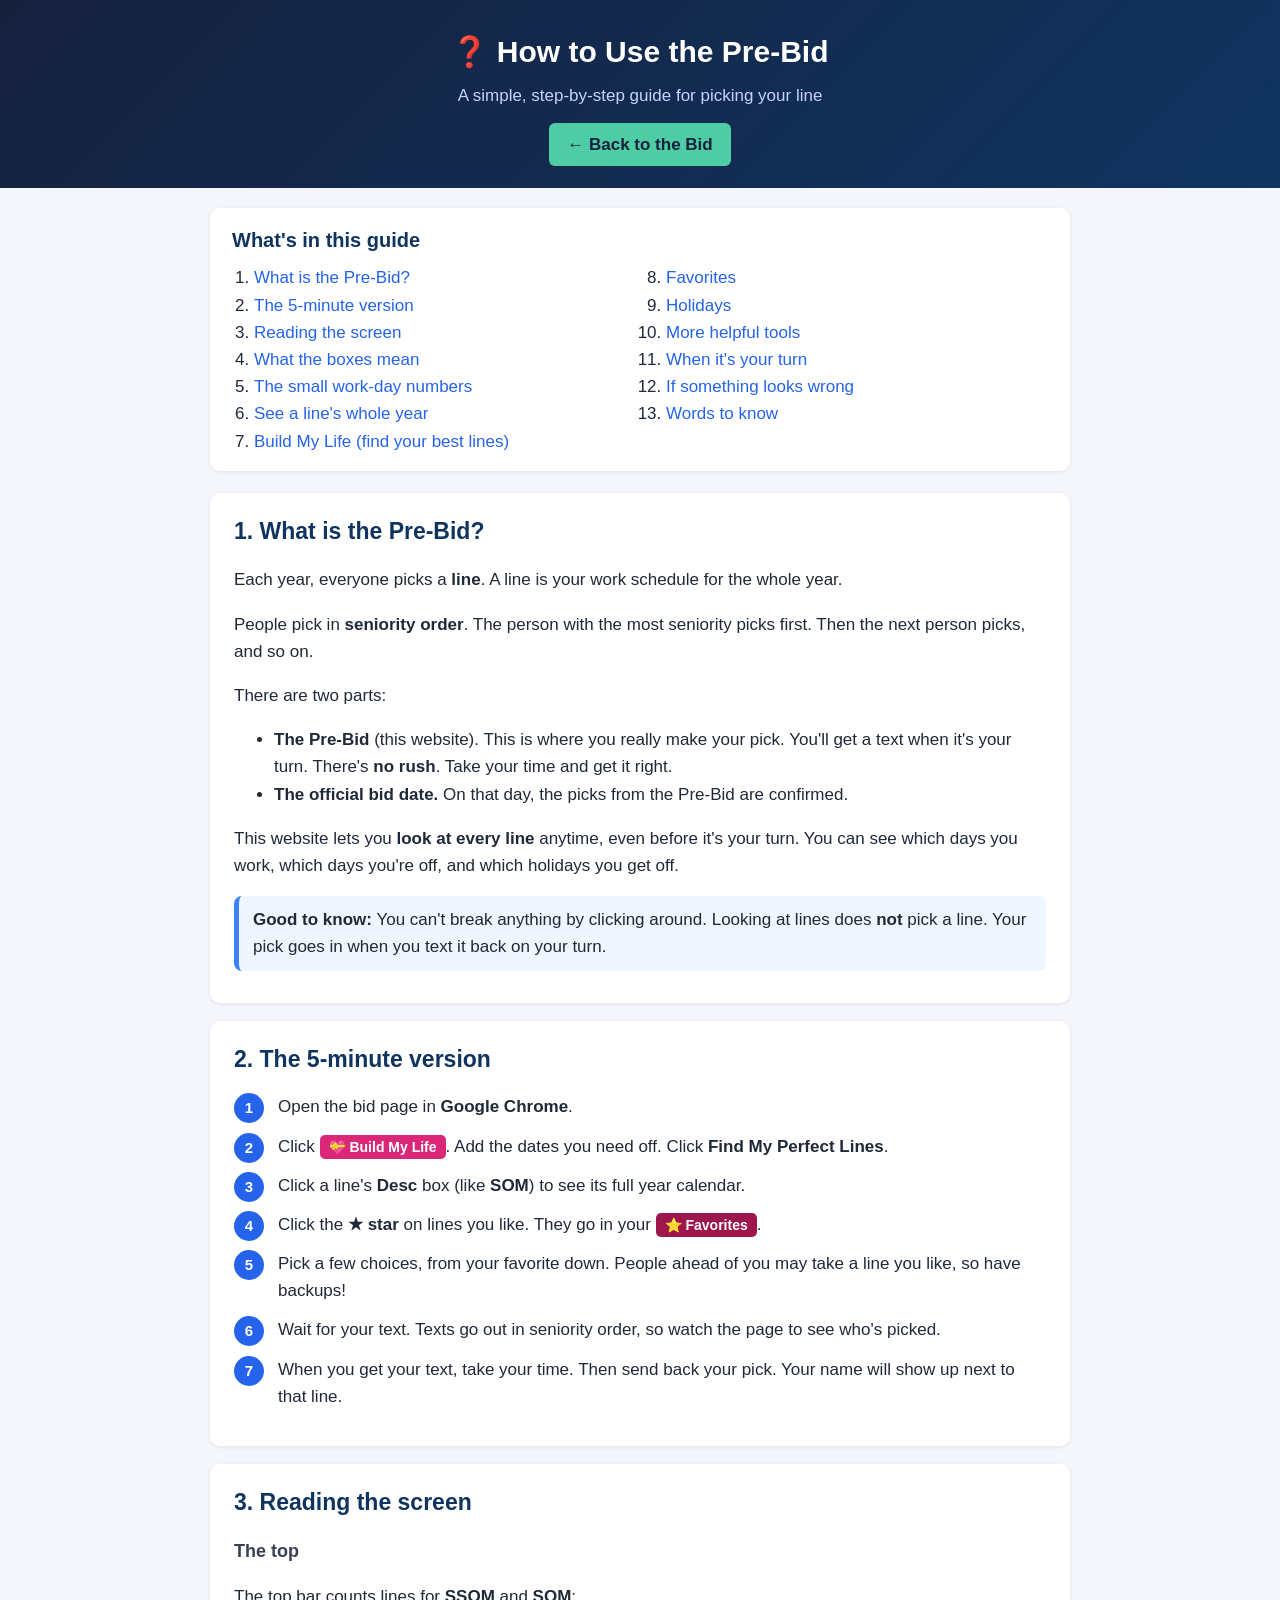
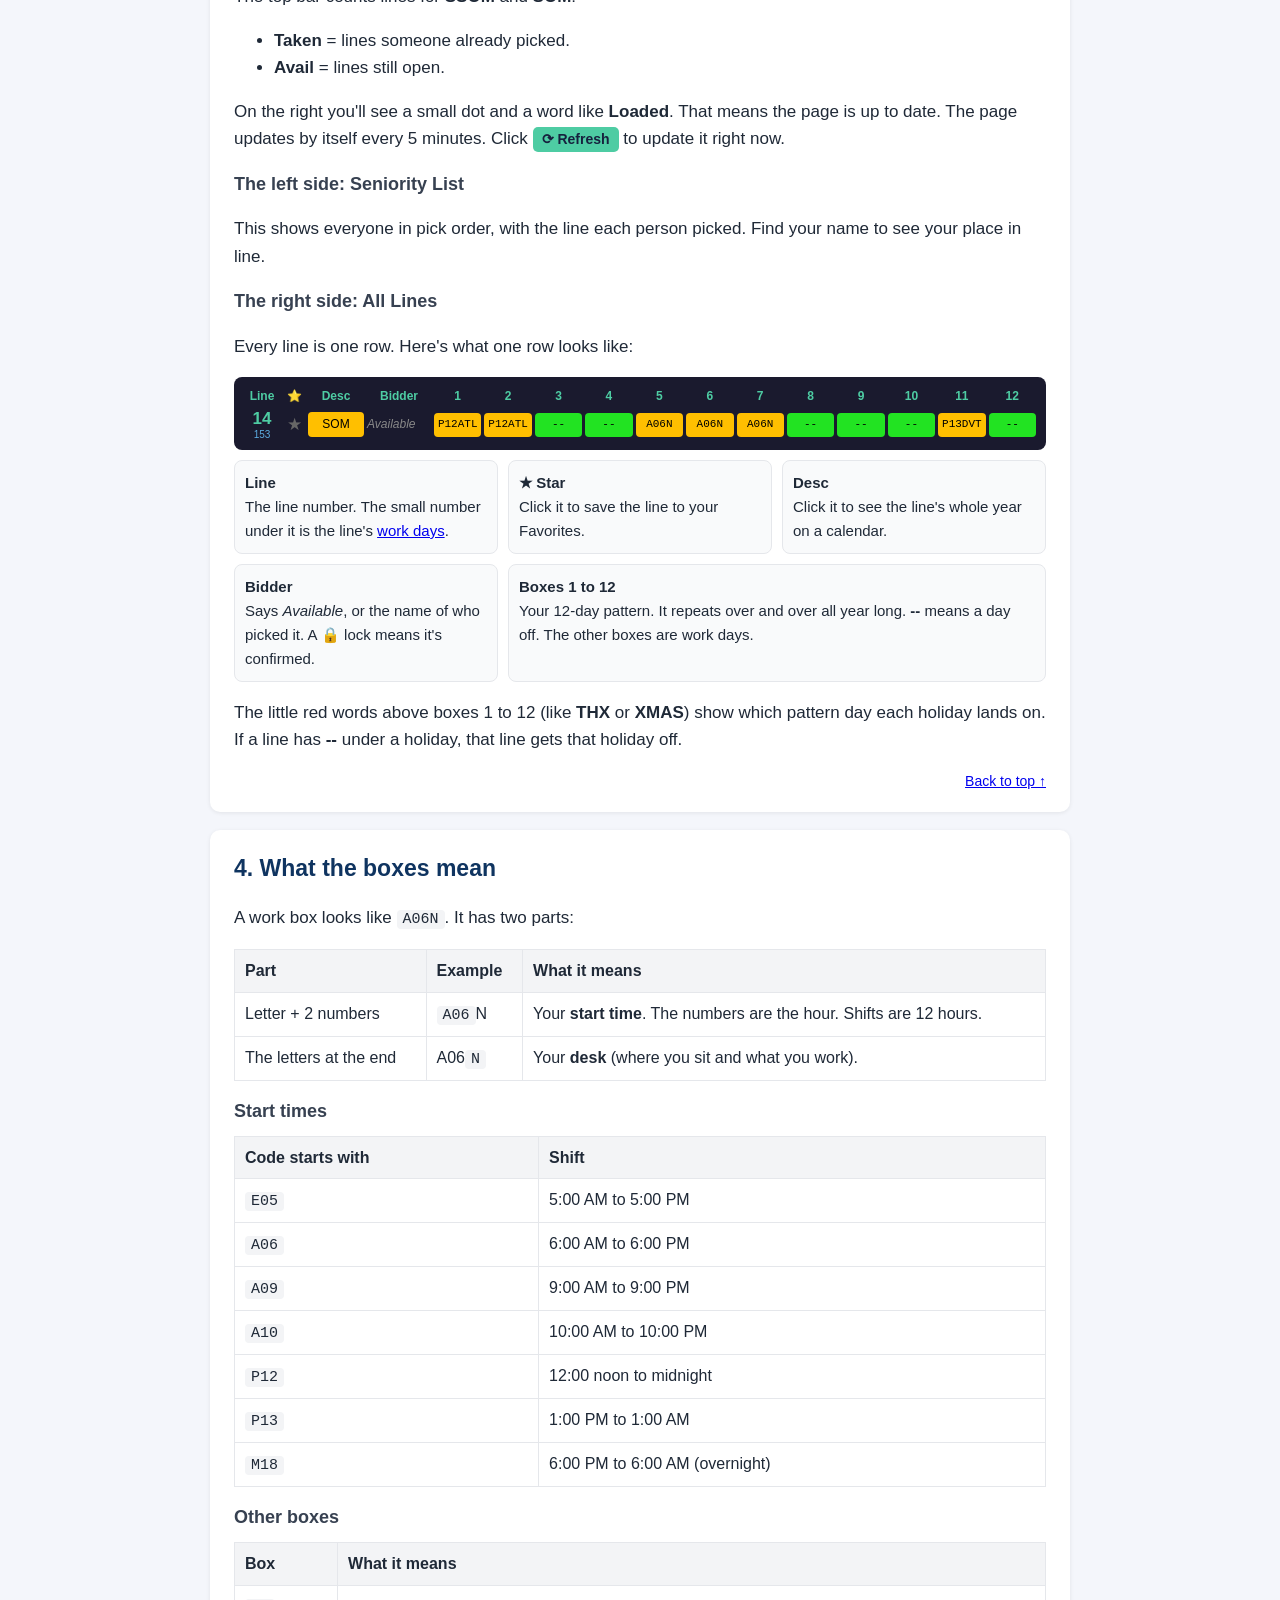
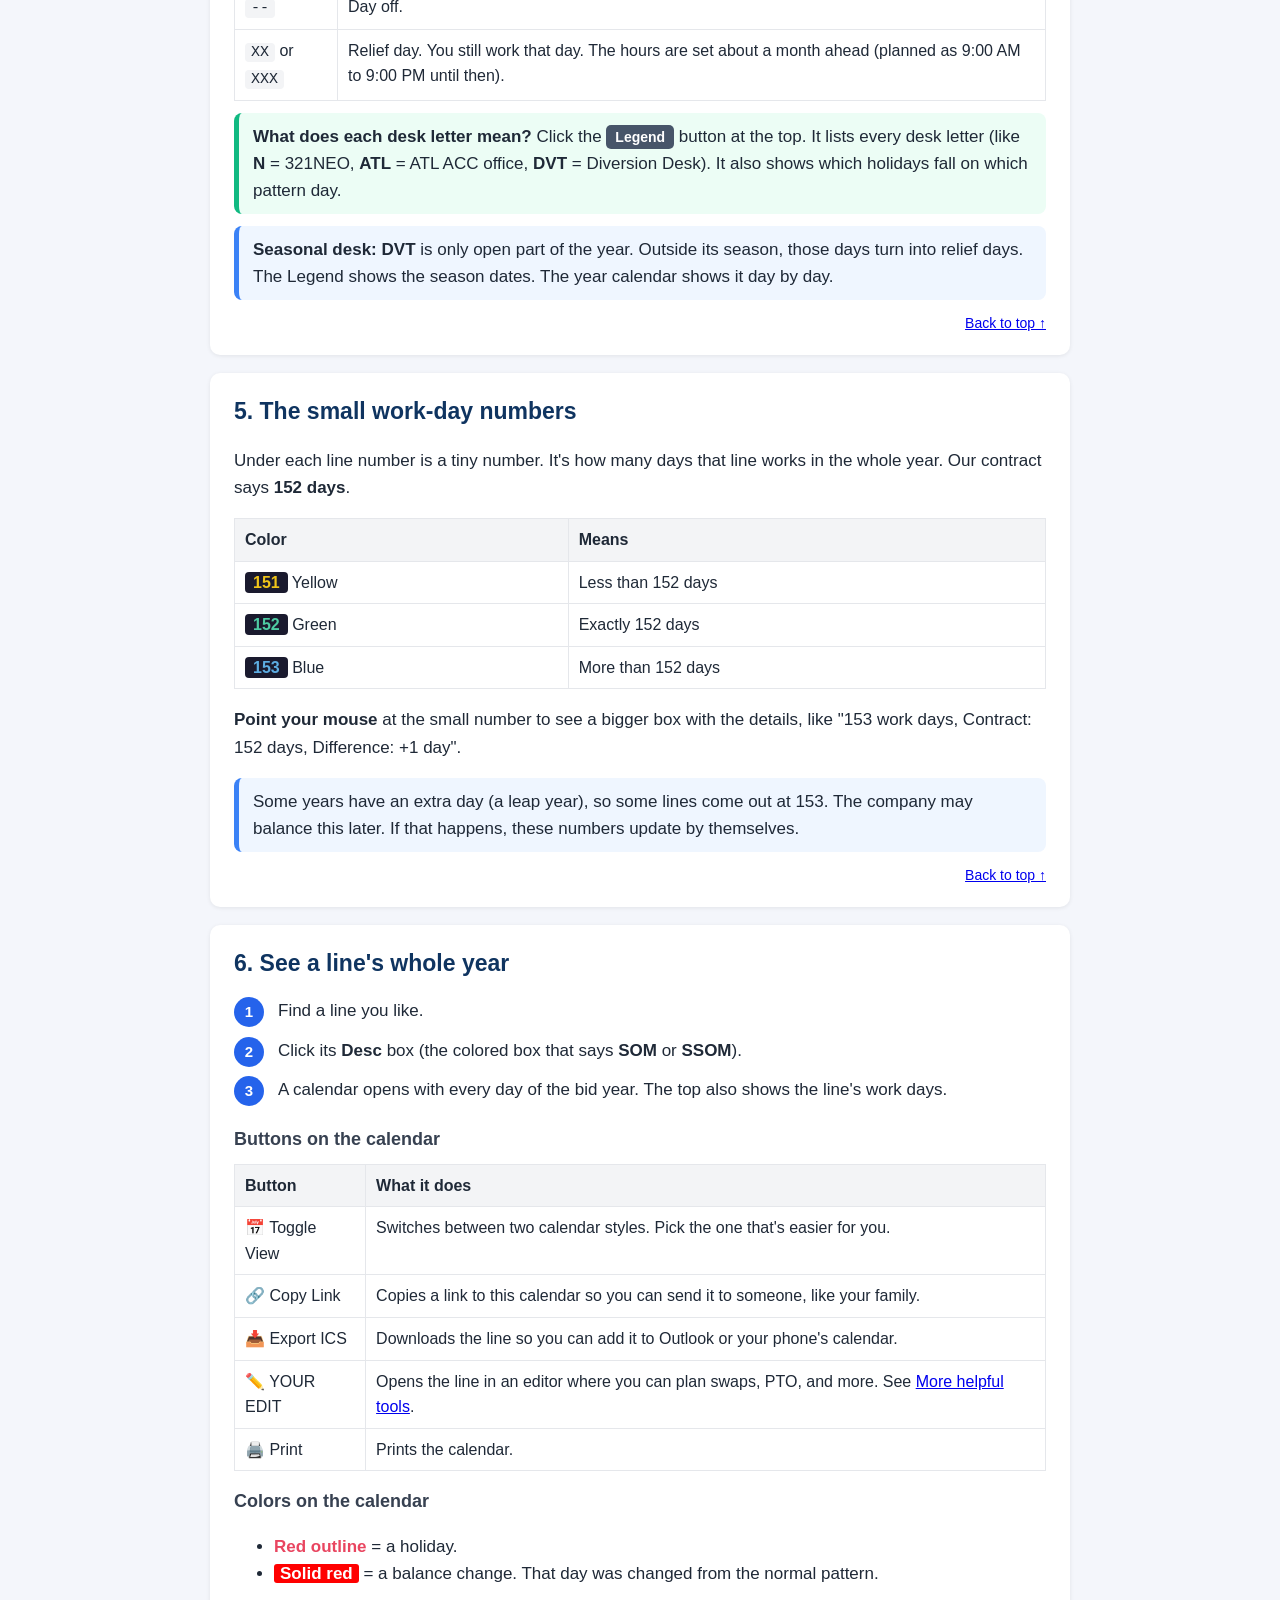
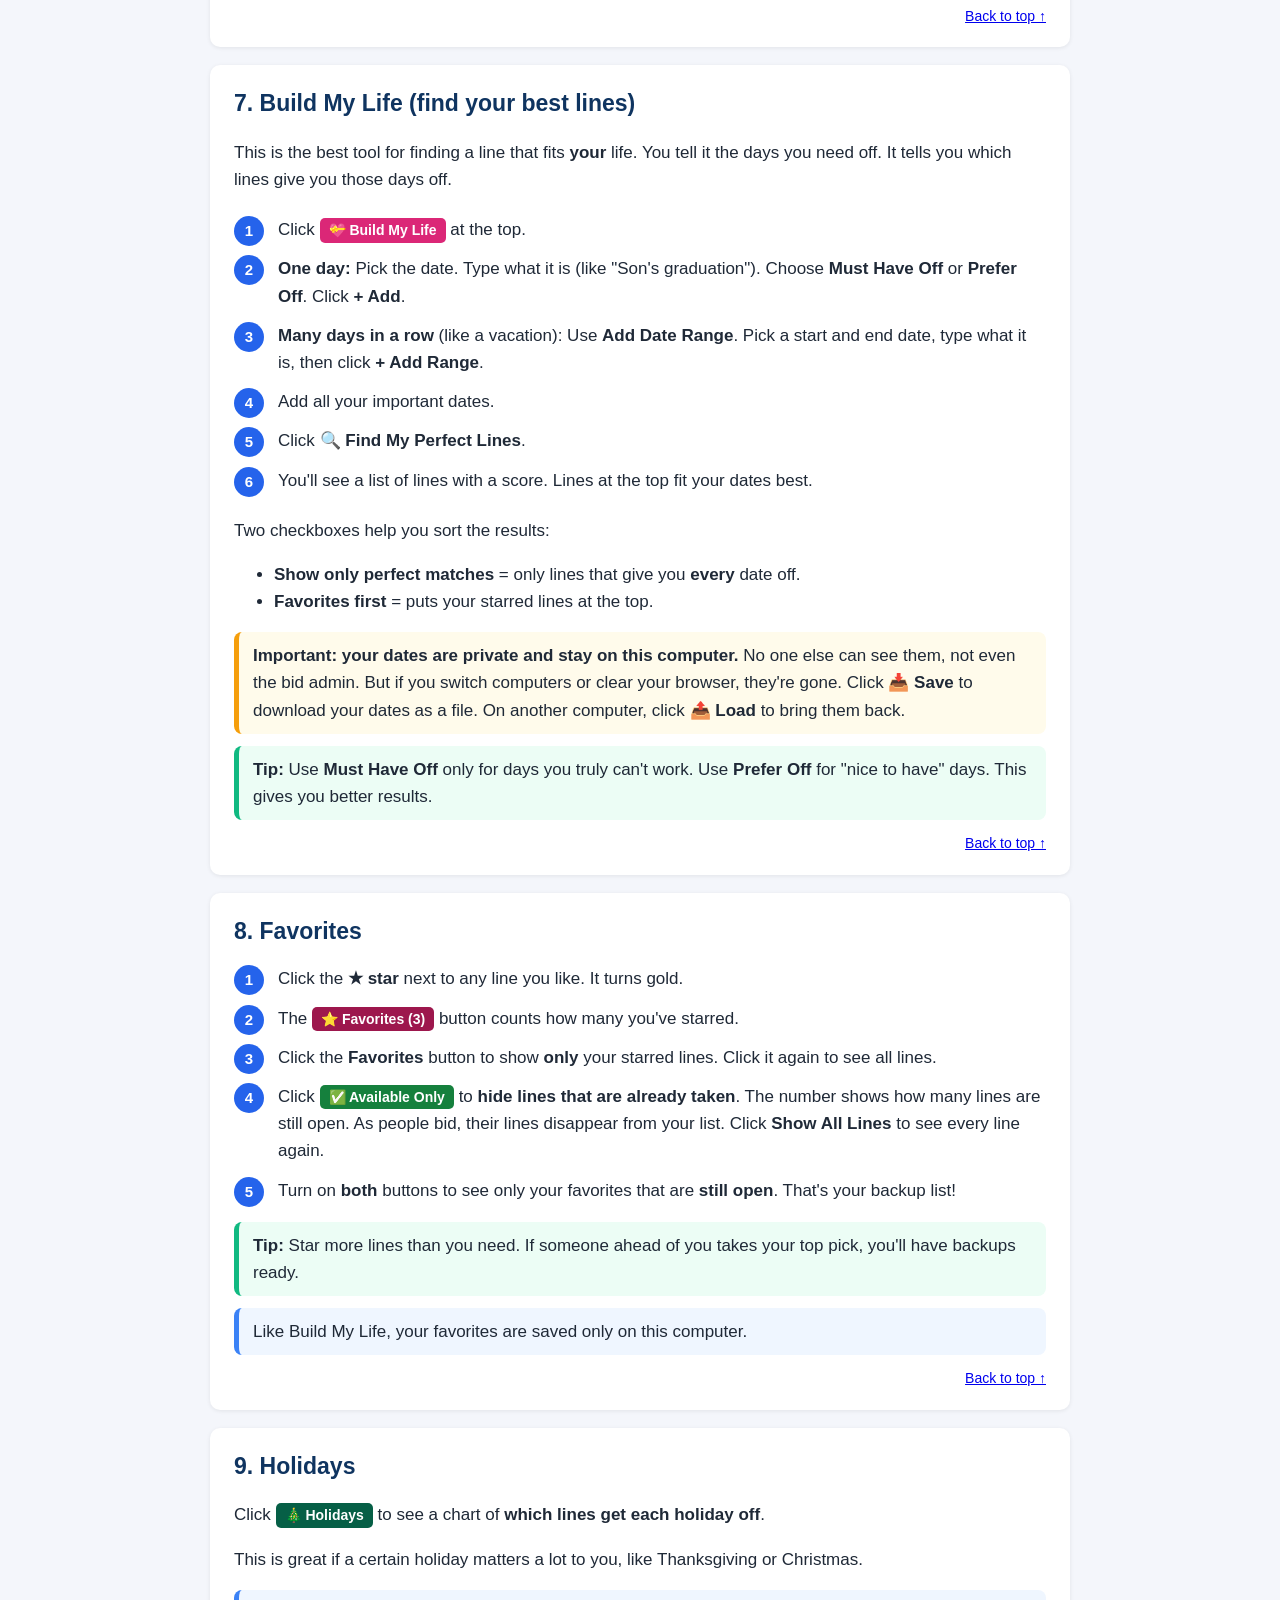
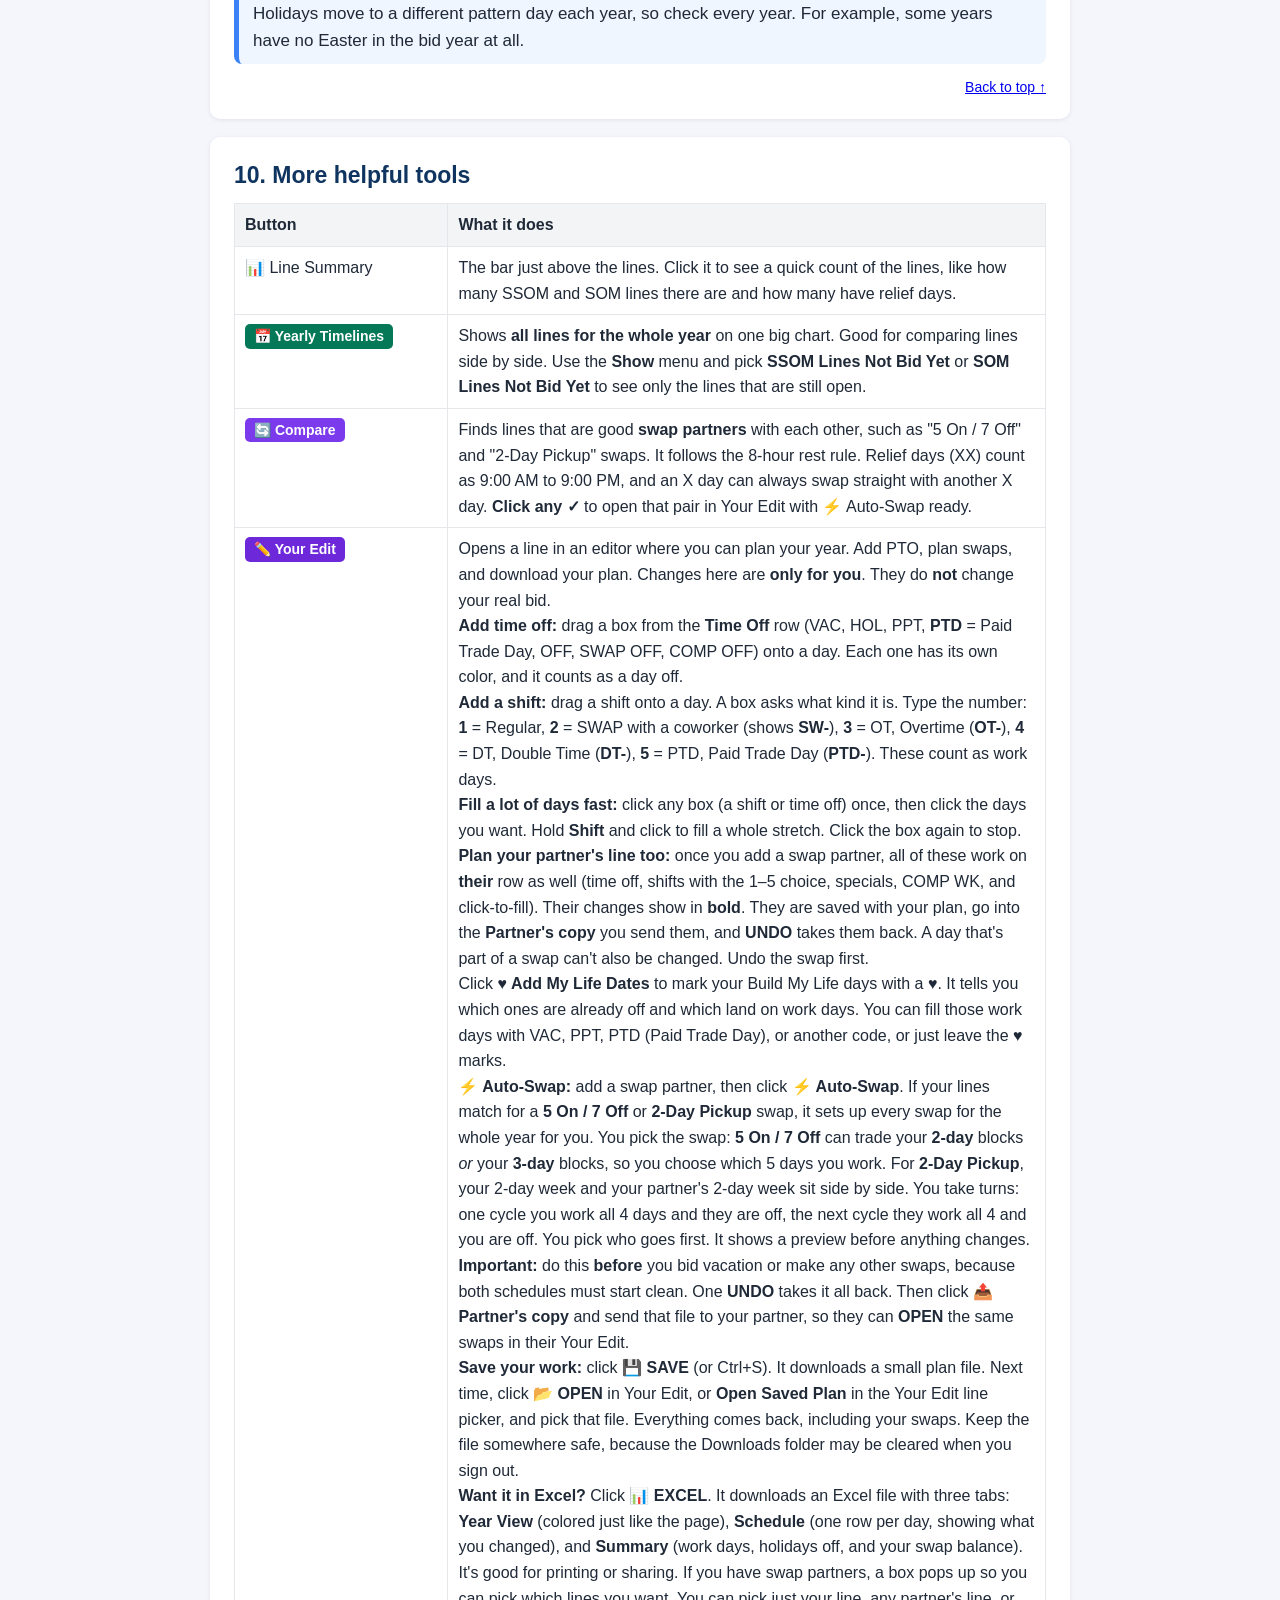
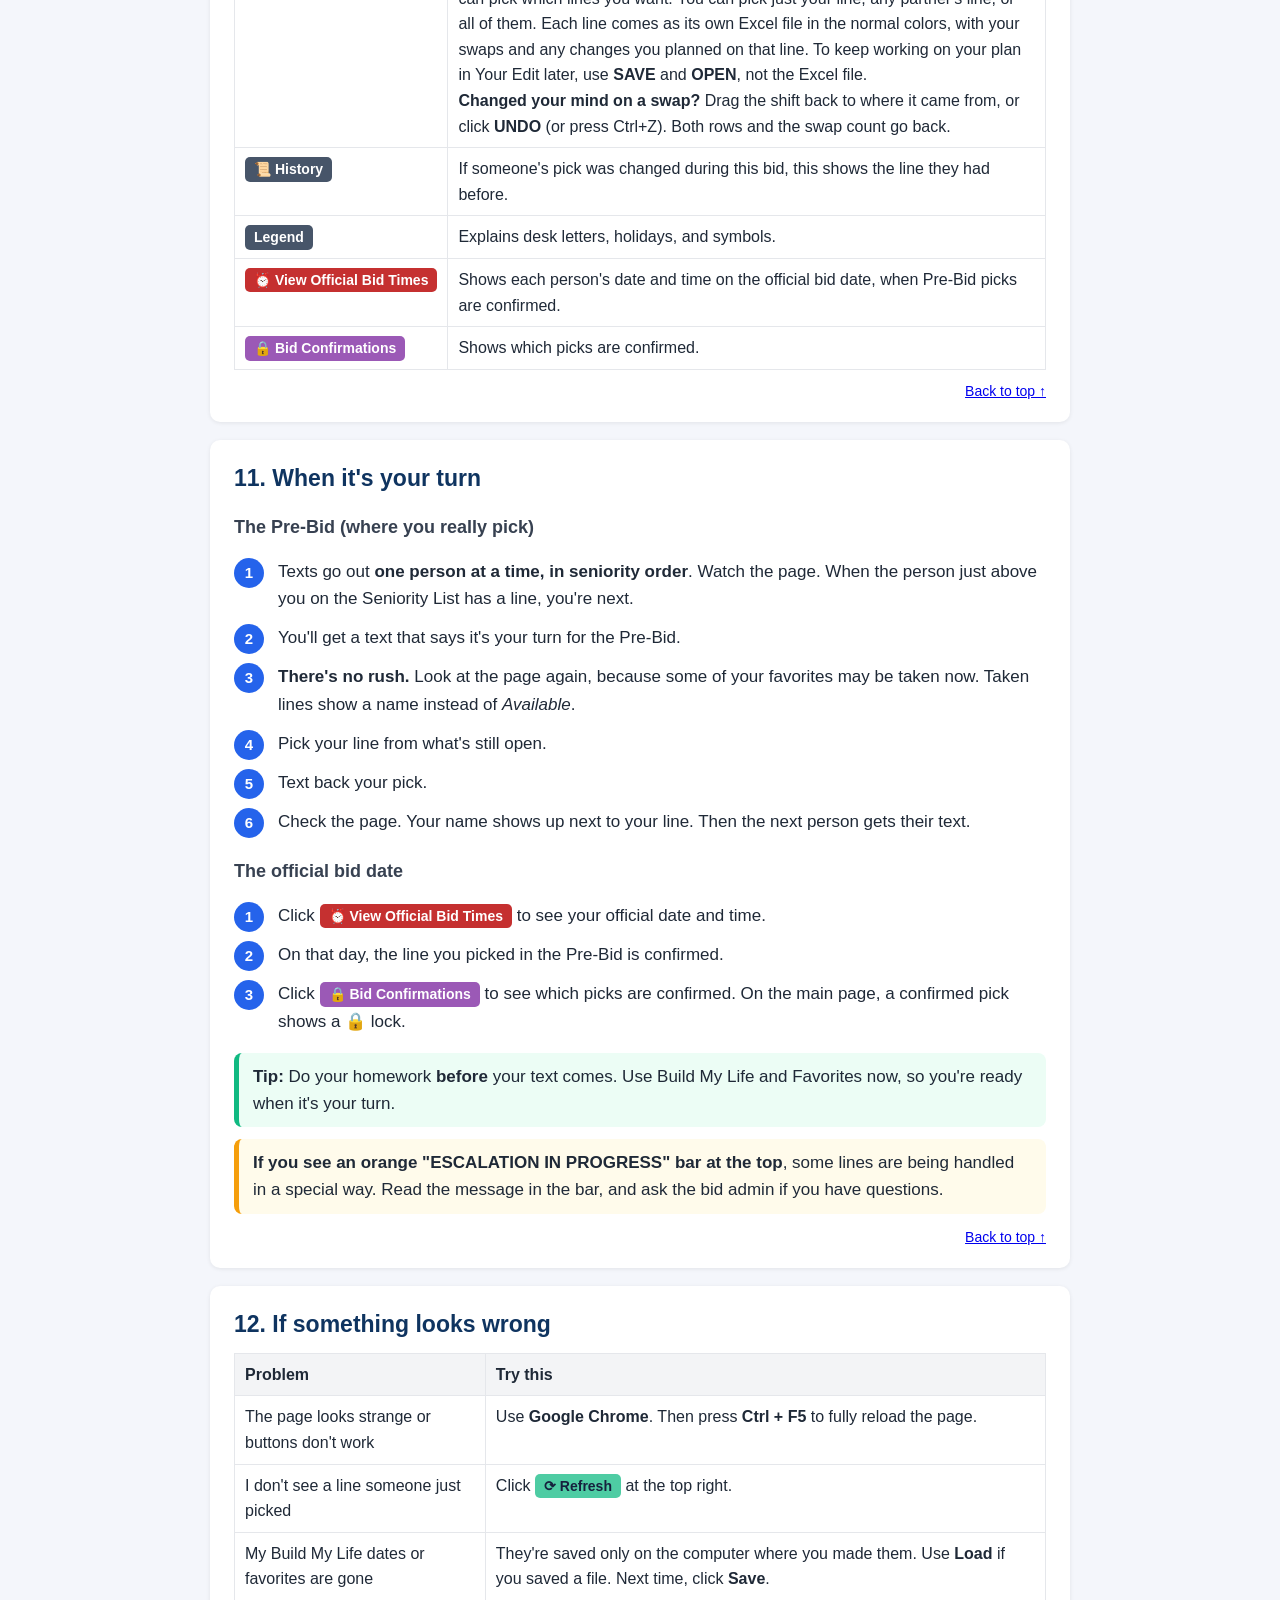
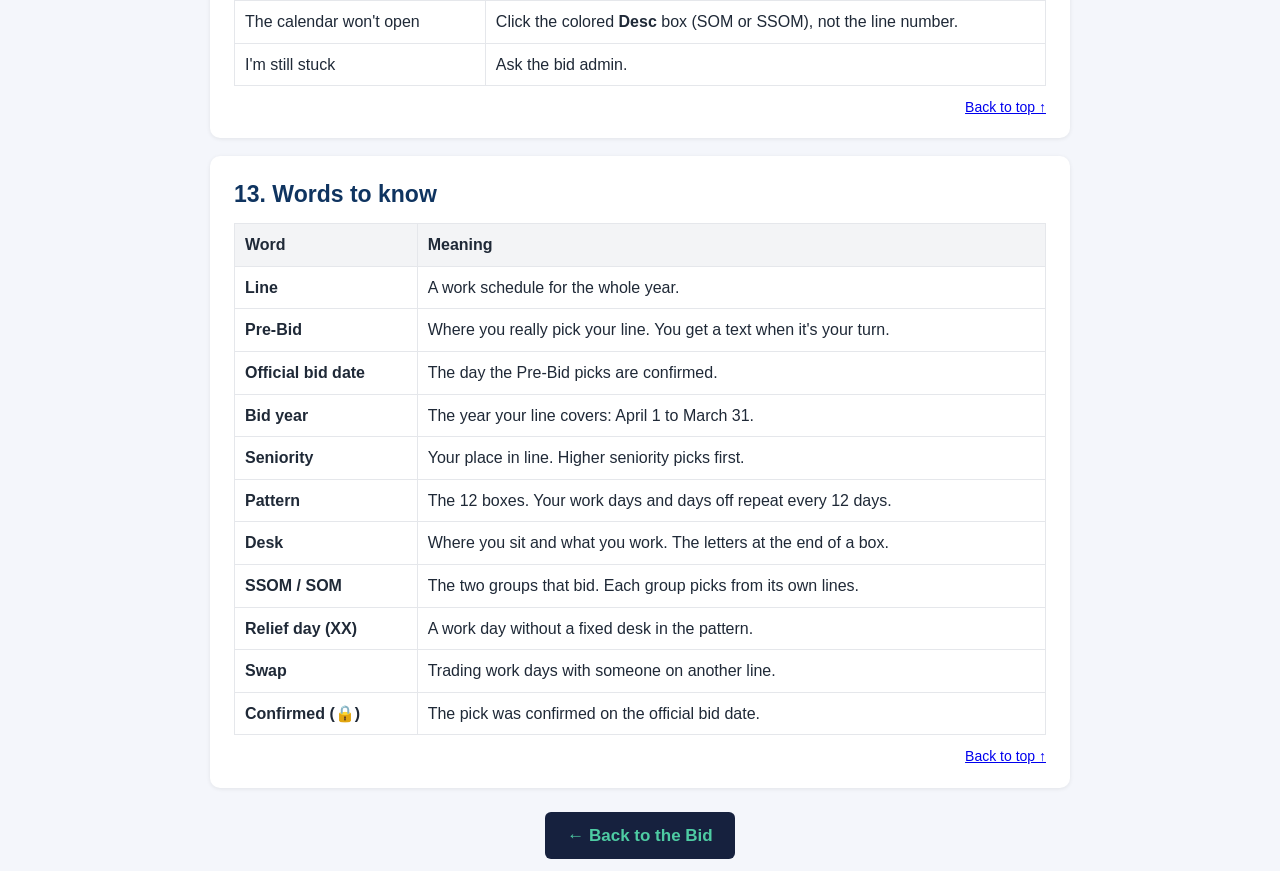
<file: help.html>
<!DOCTYPE html>
<html lang="en">
<head>
<meta charset="UTF-8">
<meta name="viewport" content="width=device-width, initial-scale=1.0">
<title>How to Use the Pre-Bid - Help Guide</title>
<style>
    * { box-sizing: border-box; }
    body {
        margin: 0; background: #f4f6fb; color: #1f2937;
        font-family: "Segoe UI", Arial, sans-serif; font-size: 17px; line-height: 1.6;
    }
    .top {
        background: linear-gradient(135deg, #16213e, #0f3460); color: #fff;
        padding: 28px 20px 22px; text-align: center;
    }
    .top h1 { margin: 0 0 6px; font-size: 30px; }
    .top p { margin: 0; color: #c7d2fe; }
    .top a.back {
        display: inline-block; margin-top: 14px; padding: 8px 18px; border-radius: 6px;
        background: #4ecca3; color: #16213e; font-weight: bold; text-decoration: none;
    }
    .wrap { max-width: 900px; margin: 0 auto; padding: 20px; }
    .toc {
        background: #fff; border-radius: 10px; padding: 16px 22px; margin-bottom: 22px;
        box-shadow: 0 1px 4px rgba(0,0,0,0.08);
    }
    .toc h2 { margin: 0 0 8px; font-size: 20px; color: #0f3460; }
    .toc ol { margin: 0; padding-left: 22px; columns: 2; column-gap: 30px; }
    .toc a { color: #2563eb; text-decoration: none; }
    .toc a:hover { text-decoration: underline; }
    section {
        background: #fff; border-radius: 10px; padding: 20px 24px; margin-bottom: 18px;
        box-shadow: 0 1px 4px rgba(0,0,0,0.08); scroll-margin-top: 12px;
    }
    section h2 { margin: 0 0 10px; font-size: 23px; color: #0f3460; }
    section h3 { margin: 16px 0 6px; font-size: 18px; color: #374151; }
    .steps { counter-reset: s; list-style: none; padding: 0; margin: 10px 0; }
    .steps li { counter-increment: s; position: relative; padding: 6px 0 6px 44px; }
    .steps li::before {
        content: counter(s); position: absolute; left: 0; top: 6px;
        width: 30px; height: 30px; border-radius: 50%; background: #2563eb; color: #fff;
        font-weight: bold; text-align: center; line-height: 30px; font-size: 15px;
    }
    .tip, .note, .warn { border-radius: 8px; padding: 10px 14px; margin: 12px 0; }
    .tip  { background: #ecfdf5; border-left: 5px solid #10b981; }
    .note { background: #eff6ff; border-left: 5px solid #3b82f6; }
    .warn { background: #fffbeb; border-left: 5px solid #f59e0b; }
    .btnlook {
        display: inline-block; padding: 1px 9px; border-radius: 5px; font-size: 14px;
        font-weight: bold; color: #fff; background: #475569; white-space: nowrap;
    }
    .b-life { background: #db2777; } .b-fav { background: #9d174d; } .b-time { background: #047857; }
    .b-hol { background: #065f46; } .b-cmp { background: #7c3aed; } .b-edit { background: #6d28d9; }
    .b-red { background: #c53030; } .b-purple { background: #9b59b6; } .b-green { background: #4ecca3; color: #16213e; }
    /* mini example of a line row */
    .demo { background: #1a1a2e; border-radius: 8px; padding: 10px; overflow-x: auto; margin: 10px 0; }
    .demo-row { display: grid; grid-template-columns: 36px 22px 56px 64px repeat(12, 1fr); gap: 3px; align-items: center; min-width: 760px; }
    .demo-head { color: #4ecca3; font-size: 12px; font-weight: bold; margin-bottom: 4px; text-align: center; }
    .demo-cell { border-radius: 4px; text-align: center; font-size: 11px; padding: 3px 0; font-family: Consolas, monospace; }
    .on  { background: #ffbf00; color: #000; } .off { background: #22e322; color: #000; }
    .nbr { color: #4ecca3; font-weight: bold; text-align: center; line-height: 1.1; }
    .nbr small { display: block; font-size: 10px; font-weight: normal; }
    .wd-u { color: #f0c419; } .wd-e { color: #4ecca3; } .wd-o { color: #5dade2; }
    .desc { background: #ffbf00; color: #000; font-size: 12px; border-radius: 4px; text-align: center; padding: 3px 0; }
    .bidder { color: #888; font-style: italic; font-size: 12px; }
    .labels { display: grid; grid-template-columns: repeat(3, 1fr); gap: 10px; margin: 10px 0; }
    .labels div { background: #f9fafb; border: 1px solid #e5e7eb; border-radius: 8px; padding: 10px; font-size: 15px; }
    table { border-collapse: collapse; width: 100%; margin: 10px 0; font-size: 16px; }
    th, td { border: 1px solid #e5e7eb; padding: 8px 10px; text-align: left; vertical-align: top; }
    th { background: #f3f4f6; }
    code { background: #f3f4f6; padding: 1px 6px; border-radius: 4px; font-size: 15px; }
    .totop { display: block; text-align: right; font-size: 14px; margin-top: 8px; }
    .totop a { color: #6b7280; text-decoration: none; }
    @media (max-width: 700px) { .toc ol { columns: 1; } .labels { grid-template-columns: 1fr; } }
    @media print {
        body { background: #fff; font-size: 13px; }
        .top a.back, .totop { display: none; }
        section, .toc { box-shadow: none; border: 1px solid #ddd; page-break-inside: avoid; }
    }
</style>
</head>
<body>

<div class="top" id="top">
    <h1>&#10067; How to Use the Pre-Bid</h1>
    <p>A simple, step-by-step guide for picking your line</p>
    <a class="back" href="index.html">&larr; Back to the Bid</a>
</div>

<div class="wrap">

<div class="toc">
    <h2>What's in this guide</h2>
    <ol>
        <li><a href="#what">What is the Pre-Bid?</a></li>
        <li><a href="#quick">The 5-minute version</a></li>
        <li><a href="#screen">Reading the screen</a></li>
        <li><a href="#codes">What the boxes mean</a></li>
        <li><a href="#days">The small work-day numbers</a></li>
        <li><a href="#calendar">See a line's whole year</a></li>
        <li><a href="#life">Build My Life (find your best lines)</a></li>
        <li><a href="#favorites">Favorites</a></li>
        <li><a href="#holidays">Holidays</a></li>
        <li><a href="#tools">More helpful tools</a></li>
        <li><a href="#turn">When it's your turn</a></li>
        <li><a href="#help">If something looks wrong</a></li>
        <li><a href="#words">Words to know</a></li>
    </ol>
</div>

<!-- 1 -->
<section id="what">
    <h2>1. What is the Pre-Bid?</h2>
    <p>Each year, everyone picks a <b>line</b>. A line is your work schedule for the whole year.</p>
    <p>People pick in <b>seniority order</b>. The person with the most seniority picks first. Then the next person picks, and so on.</p>
    <p>There are two parts:</p>
    <ul>
        <li><b>The Pre-Bid</b> (this website). This is where you really make your pick. You'll get a text when it's your turn. There's <b>no rush</b>. Take your time and get it right.</li>
        <li><b>The official bid date.</b> On that day, the picks from the Pre-Bid are confirmed.</li>
    </ul>
    <p>This website lets you <b>look at every line</b> anytime, even before it's your turn. You can see which days you work, which days you're off, and which holidays you get off.</p>
    <div class="note"><b>Good to know:</b> You can't break anything by clicking around. Looking at lines does <b>not</b> pick a line. Your pick goes in when you text it back on your turn.</div>
</section>

<!-- 2 -->
<section id="quick">
    <h2>2. The 5-minute version</h2>
    <ol class="steps">
        <li>Open the bid page in <b>Google Chrome</b>.</li>
        <li>Click <span class="btnlook b-life">&#128157; Build My Life</span>. Add the dates you need off. Click <b>Find My Perfect Lines</b>.</li>
        <li>Click a line's <b>Desc</b> box (like <b>SOM</b>) to see its full year calendar.</li>
        <li>Click the <b>&#9733; star</b> on lines you like. They go in your <span class="btnlook b-fav">&#11088; Favorites</span>.</li>
        <li>Pick a few choices, from your favorite down. People ahead of you may take a line you like, so have backups!</li>
        <li>Wait for your text. Texts go out in seniority order, so watch the page to see who's picked.</li>
        <li>When you get your text, take your time. Then send back your pick. Your name will show up next to that line.</li>
    </ol>
</section>

<!-- 3 -->
<section id="screen">
    <h2>3. Reading the screen</h2>
    <h3>The top</h3>
    <p>The top bar counts lines for <b>SSOM</b> and <b>SOM</b>:</p>
    <ul>
        <li><b>Taken</b> = lines someone already picked.</li>
        <li><b>Avail</b> = lines still open.</li>
    </ul>
    <p>On the right you'll see a small dot and a word like <b>Loaded</b>. That means the page is up to date. The page updates by itself every 5 minutes. Click <span class="btnlook b-green">&#10227; Refresh</span> to update it right now.</p>

    <h3>The left side: Seniority List</h3>
    <p>This shows everyone in pick order, with the line each person picked. Find your name to see your place in line.</p>

    <h3>The right side: All Lines</h3>
    <p>Every line is one row. Here's what one row looks like:</p>
    <div class="demo">
        <div class="demo-row demo-head">
            <span>Line</span><span>&#11088;</span><span>Desc</span><span>Bidder</span>
            <span>1</span><span>2</span><span>3</span><span>4</span><span>5</span><span>6</span><span>7</span><span>8</span><span>9</span><span>10</span><span>11</span><span>12</span>
        </div>
        <div class="demo-row">
            <div class="nbr">14<small class="wd-o">153</small></div>
            <div style="color:#666; text-align:center;">&#9733;</div>
            <div class="desc">SOM</div>
            <div class="bidder">Available</div>
            <div class="demo-cell on">P12ATL</div><div class="demo-cell on">P12ATL</div><div class="demo-cell off">--</div><div class="demo-cell off">--</div>
            <div class="demo-cell on">A06N</div><div class="demo-cell on">A06N</div><div class="demo-cell on">A06N</div><div class="demo-cell off">--</div>
            <div class="demo-cell off">--</div><div class="demo-cell off">--</div><div class="demo-cell on">P13DVT</div><div class="demo-cell off">--</div>
        </div>
    </div>
    <div class="labels">
        <div><b>Line</b><br>The line number. The small number under it is the line's <a href="#days">work days</a>.</div>
        <div><b>&#9733; Star</b><br>Click it to save the line to your Favorites.</div>
        <div><b>Desc</b><br>Click it to see the line's whole year on a calendar.</div>
        <div><b>Bidder</b><br>Says <i>Available</i>, or the name of who picked it. A &#128274; lock means it's confirmed.</div>
        <div style="grid-column: span 2;"><b>Boxes 1 to 12</b><br>Your 12-day pattern. It repeats over and over all year long. <b>--</b> means a day off. The other boxes are work days.</div>
    </div>
    <p>The little red words above boxes 1 to 12 (like <b>THX</b> or <b>XMAS</b>) show which pattern day each holiday lands on. If a line has <b>--</b> under a holiday, that line gets that holiday off.</p>
    <a class="totop" href="#top">Back to top &uarr;</a>
</section>

<!-- 4 -->
<section id="codes">
    <h2>4. What the boxes mean</h2>
    <p>A work box looks like <code>A06N</code>. It has two parts:</p>
    <table>
        <tr><th>Part</th><th>Example</th><th>What it means</th></tr>
        <tr><td>Letter + 2 numbers</td><td><code>A06</code>N</td><td>Your <b>start time</b>. The numbers are the hour. Shifts are 12 hours.</td></tr>
        <tr><td>The letters at the end</td><td>A06<code>N</code></td><td>Your <b>desk</b> (where you sit and what you work).</td></tr>
    </table>
    <h3>Start times</h3>
    <table>
        <tr><th>Code starts with</th><th>Shift</th></tr>
        <tr><td><code>E05</code></td><td>5:00 AM to 5:00 PM</td></tr>
        <tr><td><code>A06</code></td><td>6:00 AM to 6:00 PM</td></tr>
        <tr><td><code>A09</code></td><td>9:00 AM to 9:00 PM</td></tr>
        <tr><td><code>A10</code></td><td>10:00 AM to 10:00 PM</td></tr>
        <tr><td><code>P12</code></td><td>12:00 noon to midnight</td></tr>
        <tr><td><code>P13</code></td><td>1:00 PM to 1:00 AM</td></tr>
        <tr><td><code>M18</code></td><td>6:00 PM to 6:00 AM (overnight)</td></tr>
    </table>
    <h3>Other boxes</h3>
    <table>
        <tr><th>Box</th><th>What it means</th></tr>
        <tr><td><code>--</code></td><td>Day off.</td></tr>
        <tr><td><code>XX</code> or <code>XXX</code></td><td>Relief day. You still work that day. The hours are set about a month ahead (planned as 9:00 AM to 9:00 PM until then).</td></tr>
    </table>
    <div class="tip"><b>What does each desk letter mean?</b> Click the <span class="btnlook">Legend</span> button at the top. It lists every desk letter (like <b>N</b> = 321NEO, <b>ATL</b> = ATL ACC office, <b>DVT</b> = Diversion Desk). It also shows which holidays fall on which pattern day.</div>
    <div class="note"><b>Seasonal desk:</b> <b>DVT</b> is only open part of the year. Outside its season, those days turn into relief days. The Legend shows the season dates. The year calendar shows it day by day.</div>
    <a class="totop" href="#top">Back to top &uarr;</a>
</section>

<!-- 5 -->
<section id="days">
    <h2>5. The small work-day numbers</h2>
    <p>Under each line number is a tiny number. It's how many days that line works in the whole year. Our contract says <b>152 days</b>.</p>
    <table>
        <tr><th>Color</th><th>Means</th></tr>
        <tr><td><b class="wd-u" style="background:#1a1a2e; padding:2px 8px; border-radius:4px;">151</b> Yellow</td><td>Less than 152 days</td></tr>
        <tr><td><b class="wd-e" style="background:#1a1a2e; padding:2px 8px; border-radius:4px;">152</b> Green</td><td>Exactly 152 days</td></tr>
        <tr><td><b class="wd-o" style="background:#1a1a2e; padding:2px 8px; border-radius:4px;">153</b> Blue</td><td>More than 152 days</td></tr>
    </table>
    <p><b>Point your mouse</b> at the small number to see a bigger box with the details, like "153 work days, Contract: 152 days, Difference: +1 day".</p>
    <div class="note">Some years have an extra day (a leap year), so some lines come out at 153. The company may balance this later. If that happens, these numbers update by themselves.</div>
    <a class="totop" href="#top">Back to top &uarr;</a>
</section>

<!-- 6 -->
<section id="calendar">
    <h2>6. See a line's whole year</h2>
    <ol class="steps">
        <li>Find a line you like.</li>
        <li>Click its <b>Desc</b> box (the colored box that says <b>SOM</b> or <b>SSOM</b>).</li>
        <li>A calendar opens with every day of the bid year. The top also shows the line's work days.</li>
    </ol>
    <h3>Buttons on the calendar</h3>
    <table>
        <tr><th>Button</th><th>What it does</th></tr>
        <tr><td>&#128197; Toggle View</td><td>Switches between two calendar styles. Pick the one that's easier for you.</td></tr>
        <tr><td>&#128279; Copy Link</td><td>Copies a link to this calendar so you can send it to someone, like your family.</td></tr>
        <tr><td>&#128229; Export ICS</td><td>Downloads the line so you can add it to Outlook or your phone's calendar.</td></tr>
        <tr><td>&#9999;&#65039; YOUR EDIT</td><td>Opens the line in an editor where you can plan swaps, PTO, and more. See <a href="#tools">More helpful tools</a>.</td></tr>
        <tr><td>&#128424;&#65039; Print</td><td>Prints the calendar.</td></tr>
    </table>
    <h3>Colors on the calendar</h3>
    <ul>
        <li><b style="color:#e94560;">Red outline</b> = a holiday.</li>
        <li><b style="color:#fff; background:#FF0000; padding:0 6px; border-radius:3px;">Solid red</b> = a balance change. That day was changed from the normal pattern.</li>
    </ul>
    <a class="totop" href="#top">Back to top &uarr;</a>
</section>

<!-- 7 -->
<section id="life">
    <h2>7. Build My Life (find your best lines)</h2>
    <p>This is the best tool for finding a line that fits <b>your</b> life. You tell it the days you need off. It tells you which lines give you those days off.</p>
    <ol class="steps">
        <li>Click <span class="btnlook b-life">&#128157; Build My Life</span> at the top.</li>
        <li><b>One day:</b> Pick the date. Type what it is (like "Son's graduation"). Choose <b>Must Have Off</b> or <b>Prefer Off</b>. Click <b>+ Add</b>.</li>
        <li><b>Many days in a row</b> (like a vacation): Use <b>Add Date Range</b>. Pick a start and end date, type what it is, then click <b>+ Add Range</b>.</li>
        <li>Add all your important dates.</li>
        <li>Click <b>&#128269; Find My Perfect Lines</b>.</li>
        <li>You'll see a list of lines with a score. Lines at the top fit your dates best.</li>
    </ol>
    <p>Two checkboxes help you sort the results:</p>
    <ul>
        <li><b>Show only perfect matches</b> = only lines that give you <b>every</b> date off.</li>
        <li><b>Favorites first</b> = puts your starred lines at the top.</li>
    </ul>
    <div class="warn"><b>Important: your dates are private and stay on this computer.</b> No one else can see them, not even the bid admin. But if you switch computers or clear your browser, they're gone. Click <b>&#128229; Save</b> to download your dates as a file. On another computer, click <b>&#128228; Load</b> to bring them back.</div>
    <div class="tip"><b>Tip:</b> Use <b>Must Have Off</b> only for days you truly can't work. Use <b>Prefer Off</b> for "nice to have" days. This gives you better results.</div>
    <a class="totop" href="#top">Back to top &uarr;</a>
</section>

<!-- 8 -->
<section id="favorites">
    <h2>8. Favorites</h2>
    <ol class="steps">
        <li>Click the <b>&#9733; star</b> next to any line you like. It turns gold.</li>
        <li>The <span class="btnlook b-fav">&#11088; Favorites (3)</span> button counts how many you've starred.</li>
        <li>Click the <b>Favorites</b> button to show <b>only</b> your starred lines. Click it again to see all lines.</li>
        <li>Click <span class="btnlook" style="background:#15803d;color:#fff;">&#9989; Available Only</span> to <b>hide lines that are already taken</b>. The number shows how many lines are still open. As people bid, their lines disappear from your list. Click <b>Show All Lines</b> to see every line again.</li>
        <li>Turn on <b>both</b> buttons to see only your favorites that are <b>still open</b>. That's your backup list!</li>
    </ol>
    <div class="tip"><b>Tip:</b> Star more lines than you need. If someone ahead of you takes your top pick, you'll have backups ready.</div>
    <div class="note">Like Build My Life, your favorites are saved only on this computer.</div>
    <a class="totop" href="#top">Back to top &uarr;</a>
</section>

<!-- 9 -->
<section id="holidays">
    <h2>9. Holidays</h2>
    <p>Click <span class="btnlook b-hol">&#127876; Holidays</span> to see a chart of <b>which lines get each holiday off</b>.</p>
    <p>This is great if a certain holiday matters a lot to you, like Thanksgiving or Christmas.</p>
    <div class="note">Holidays move to a different pattern day each year, so check every year. For example, some years have no Easter in the bid year at all.</div>
    <a class="totop" href="#top">Back to top &uarr;</a>
</section>

<!-- 10 -->
<section id="tools">
    <h2>10. More helpful tools</h2>
    <table>
        <tr><th>Button</th><th>What it does</th></tr>
        <tr><td>&#128202; Line Summary</td><td>The bar just above the lines. Click it to see a quick count of the lines, like how many SSOM and SOM lines there are and how many have relief days.</td></tr>
        <tr><td><span class="btnlook b-time">&#128197; Yearly Timelines</span></td><td>Shows <b>all lines for the whole year</b> on one big chart. Good for comparing lines side by side. Use the <b>Show</b> menu and pick <b>SSOM Lines Not Bid Yet</b> or <b>SOM Lines Not Bid Yet</b> to see only the lines that are still open.</td></tr>
        <tr><td><span class="btnlook b-cmp">&#128260; Compare</span></td><td>Finds lines that are good <b>swap partners</b> with each other, such as "5 On / 7 Off" and "2-Day Pickup" swaps. It follows the 8-hour rest rule. Relief days (XX) count as 9:00 AM to 9:00 PM, and an X day can always swap straight with another X day. <b>Click any &#10003;</b> to open that pair in Your Edit with &#9889; Auto-Swap ready.</td></tr>
        <tr><td><span class="btnlook b-edit">&#9999;&#65039; Your Edit</span></td><td>Opens a line in an editor where you can plan your year. Add PTO, plan swaps, and download your plan. Changes here are <b>only for you</b>. They do <b>not</b> change your real bid.<br><b>Add time off:</b> drag a box from the <b>Time Off</b> row (VAC, HOL, PPT, <b>PTD</b> = Paid Trade Day, OFF, SWAP OFF, COMP OFF) onto a day. Each one has its own color, and it counts as a day off.<br><b>Add a shift:</b> drag a shift onto a day. A box asks what kind it is. Type the number: <b>1</b> = Regular, <b>2</b> = SWAP with a coworker (shows <b>SW-</b>), <b>3</b> = OT, Overtime (<b>OT-</b>), <b>4</b> = DT, Double Time (<b>DT-</b>), <b>5</b> = PTD, Paid Trade Day (<b>PTD-</b>). These count as work days.<br><b>Fill a lot of days fast:</b> click any box (a shift or time off) once, then click the days you want. Hold <b>Shift</b> and click to fill a whole stretch. Click the box again to stop.<br><b>Plan your partner's line too:</b> once you add a swap partner, all of these work on <b>their</b> row as well (time off, shifts with the 1&ndash;5 choice, specials, COMP WK, and click-to-fill). Their changes show in <b>bold</b>. They are saved with your plan, go into the <b>Partner's copy</b> you send them, and <b>UNDO</b> takes them back. A day that's part of a swap can't also be changed. Undo the swap first.<br>Click <b>&#9829; Add My Life Dates</b> to mark your Build My Life days with a &#9829;. It tells you which ones are already off and which land on work days. You can fill those work days with VAC, PPT, PTD (Paid Trade Day), or another code, or just leave the &#9829; marks.<br><b>&#9889; Auto-Swap:</b> add a swap partner, then click <b>&#9889; Auto-Swap</b>. If your lines match for a <b>5 On / 7 Off</b> or <b>2-Day Pickup</b> swap, it sets up every swap for the whole year for you. You pick the swap: <b>5 On / 7 Off</b> can trade your <b>2-day</b> blocks <i>or</i> your <b>3-day</b> blocks, so you choose which 5 days you work. For <b>2-Day Pickup</b>, your 2-day week and your partner's 2-day week sit side by side. You take turns: one cycle you work all 4 days and they are off, the next cycle they work all 4 and you are off. You pick who goes first. It shows a preview before anything changes. <b>Important:</b> do this <b>before</b> you bid vacation or make any other swaps, because both schedules must start clean. One <b>UNDO</b> takes it all back. Then click <b>&#128228; Partner's copy</b> and send that file to your partner, so they can <b>OPEN</b> the same swaps in their Your Edit.<br><b>Save your work:</b> click <b>&#128190; SAVE</b> (or Ctrl+S). It downloads a small plan file. Next time, click <b>&#128194; OPEN</b> in Your Edit, or <b>Open Saved Plan</b> in the Your Edit line picker, and pick that file. Everything comes back, including your swaps. Keep the file somewhere safe, because the Downloads folder may be cleared when you sign out.<br><b>Want it in Excel?</b> Click <b>&#128202; EXCEL</b>. It downloads an Excel file with three tabs: <b>Year View</b> (colored just like the page), <b>Schedule</b> (one row per day, showing what you changed), and <b>Summary</b> (work days, holidays off, and your swap balance). It's good for printing or sharing. If you have swap partners, a box pops up so you can pick which lines you want. You can pick just your line, any partner's line, or all of them. Each line comes as its own Excel file in the normal colors, with your swaps and any changes you planned on that line. To keep working on your plan in Your Edit later, use <b>SAVE</b> and <b>OPEN</b>, not the Excel file.<br><b>Changed your mind on a swap?</b> Drag the shift back to where it came from, or click <b>UNDO</b> (or press Ctrl+Z). Both rows and the swap count go back.</td></tr>
        <tr><td><span class="btnlook">&#128220; History</span></td><td>If someone's pick was changed during this bid, this shows the line they had before.</td></tr>
        <tr><td><span class="btnlook">Legend</span></td><td>Explains desk letters, holidays, and symbols.</td></tr>
        <tr><td><span class="btnlook b-red">&#9200; View Official Bid Times</span></td><td>Shows each person's date and time on the official bid date, when Pre-Bid picks are confirmed.</td></tr>
        <tr><td><span class="btnlook b-purple">&#128274; Bid Confirmations</span></td><td>Shows which picks are confirmed.</td></tr>
    </table>
    <a class="totop" href="#top">Back to top &uarr;</a>
</section>

<!-- 11 -->
<section id="turn">
    <h2>11. When it's your turn</h2>
    <h3>The Pre-Bid (where you really pick)</h3>
    <ol class="steps">
        <li>Texts go out <b>one person at a time, in seniority order</b>. Watch the page. When the person just above you on the Seniority List has a line, you're next.</li>
        <li>You'll get a text that says it's your turn for the Pre-Bid.</li>
        <li><b>There's no rush.</b> Look at the page again, because some of your favorites may be taken now. Taken lines show a name instead of <i>Available</i>.</li>
        <li>Pick your line from what's still open.</li>
        <li>Text back your pick.</li>
        <li>Check the page. Your name shows up next to your line. Then the next person gets their text.</li>
    </ol>
    <h3>The official bid date</h3>
    <ol class="steps">
        <li>Click <span class="btnlook b-red">&#9200; View Official Bid Times</span> to see your official date and time.</li>
        <li>On that day, the line you picked in the Pre-Bid is confirmed.</li>
        <li>Click <span class="btnlook b-purple">&#128274; Bid Confirmations</span> to see which picks are confirmed. On the main page, a confirmed pick shows a &#128274; lock.</li>
    </ol>
    <div class="tip"><b>Tip:</b> Do your homework <b>before</b> your text comes. Use Build My Life and Favorites now, so you're ready when it's your turn.</div>
    <div class="warn"><b>If you see an orange "ESCALATION IN PROGRESS" bar at the top</b>, some lines are being handled in a special way. Read the message in the bar, and ask the bid admin if you have questions.</div>
    <a class="totop" href="#top">Back to top &uarr;</a>
</section>

<!-- 12 -->
<section id="help">
    <h2>12. If something looks wrong</h2>
    <table>
        <tr><th>Problem</th><th>Try this</th></tr>
        <tr><td>The page looks strange or buttons don't work</td><td>Use <b>Google Chrome</b>. Then press <b>Ctrl + F5</b> to fully reload the page.</td></tr>
        <tr><td>I don't see a line someone just picked</td><td>Click <span class="btnlook b-green">&#10227; Refresh</span> at the top right.</td></tr>
        <tr><td>My Build My Life dates or favorites are gone</td><td>They're saved only on the computer where you made them. Use <b>Load</b> if you saved a file. Next time, click <b>Save</b>.</td></tr>
        <tr><td>The calendar won't open</td><td>Click the colored <b>Desc</b> box (SOM or SSOM), not the line number.</td></tr>
        <tr><td>I'm still stuck</td><td>Ask the bid admin.</td></tr>
    </table>
    <a class="totop" href="#top">Back to top &uarr;</a>
</section>

<!-- 13 -->
<section id="words">
    <h2>13. Words to know</h2>
    <table>
        <tr><th>Word</th><th>Meaning</th></tr>
        <tr><td><b>Line</b></td><td>A work schedule for the whole year.</td></tr>
        <tr><td><b>Pre-Bid</b></td><td>Where you really pick your line. You get a text when it's your turn.</td></tr>
        <tr><td><b>Official bid date</b></td><td>The day the Pre-Bid picks are confirmed.</td></tr>
        <tr><td><b>Bid year</b></td><td>The year your line covers: April 1 to March 31.</td></tr>
        <tr><td><b>Seniority</b></td><td>Your place in line. Higher seniority picks first.</td></tr>
        <tr><td><b>Pattern</b></td><td>The 12 boxes. Your work days and days off repeat every 12 days.</td></tr>
        <tr><td><b>Desk</b></td><td>Where you sit and what you work. The letters at the end of a box.</td></tr>
        <tr><td><b>SSOM / SOM</b></td><td>The two groups that bid. Each group picks from its own lines.</td></tr>
        <tr><td><b>Relief day (XX)</b></td><td>A work day without a fixed desk in the pattern.</td></tr>
        <tr><td><b>Swap</b></td><td>Trading work days with someone on another line.</td></tr>
        <tr><td><b>Confirmed (&#128274;)</b></td><td>The pick was confirmed on the official bid date.</td></tr>
    </table>
    <a class="totop" href="#top">Back to top &uarr;</a>
</section>

<p style="text-align:center; margin:24px 0 10px;"><a href="index.html" style="display:inline-block; padding:10px 22px; border-radius:6px; background:#16213e; color:#4ecca3; font-weight:bold; text-decoration:none;">&larr; Back to the Bid</a></p>
</div>
</body>
</html>
</file>
